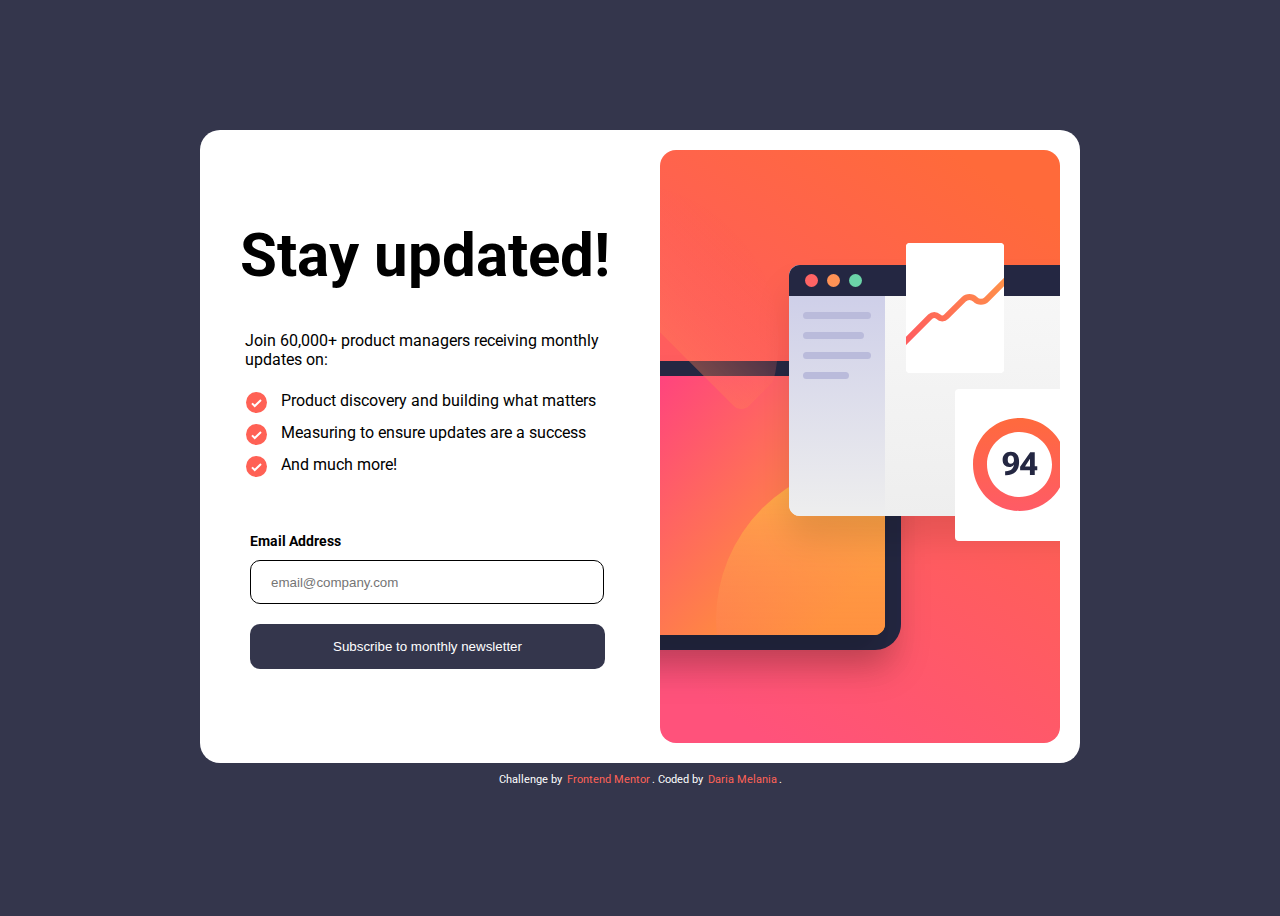
<file: index.html>
<!DOCTYPE html>
<html lang="en">
<head>
  <meta charset="UTF-8">
  <meta name="viewport" content="width=device-width, initial-scale=1.0"> <!-- displays site properly based on user's device -->
  <link rel="preconnect" href="https://fonts.googleapis.com">
<link rel="preconnect" href="https://fonts.gstatic.com" crossorigin>
<link href="https://fonts.googleapis.com/css2?family=Roboto:wght@400;700&display=swap" rel="stylesheet">
  <link rel="icon" type="image/png" sizes="32x32" href="./assets/images/favicon-32x32.png">
  <link rel="stylesheet" href="style.css">
  <title>Frontend Mentor | Newsletter sign-up form with success message</title>

</head>
<body>

  <!-- Sign-up form start -->
  <main class="main">
    <div class="info">
      <div class="left">
        <h1 class="header">Stay updated!</h1>
        <p class="pg">
          Join 60,000+ product managers receiving monthly updates on:

          <ul>
            <li><img src="./assets/images/icon-list.svg" alt="list icon" class="list-icon"> Product discovery and building what matters
            </li>
            <li><img src="./assets/images/icon-list.svg" alt="list icon" class="list-icon"> Measuring to ensure updates are a success</li>
            <li><img src="./assets/images/icon-list.svg" alt="list icon" class="list-icon"> And much more!</li>
          </ul>
        </p>
        <div class="subscribe">
          <form action="success.html" id="form">
            <label for="email">Email Address</label>
            <em></em><br>
            <input type="email" name="email" id="email" placeholder="email@company.com"><br>
            <button class="sub-btn">Subscribe to monthly newsletter</button>
          </form>

        </div>
      </div>
      <div class="right img-div">
        <img src="./assets/images/illustration-sign-up-desktop.svg" alt="desktop main image" class="desktop-img">
        <img src="./assets/images/illustration-sign-up-mobile.svg" alt="mobile main image" class="mobile-img">
      </div>
    </div>
    <!-- Sign-up form end -->


  </main>

  <footer>
    <div class="attribution">
      Challenge by <a href="https://www.frontendmentor.io?ref=challenge" target="_blank">Frontend Mentor</a>. 
      Coded by <a href="http://dariamelania.com/">Daria Melania</a>.
    </div>
  </footer>

  <script src="script.js"></script>

</body>
</html>
</file>
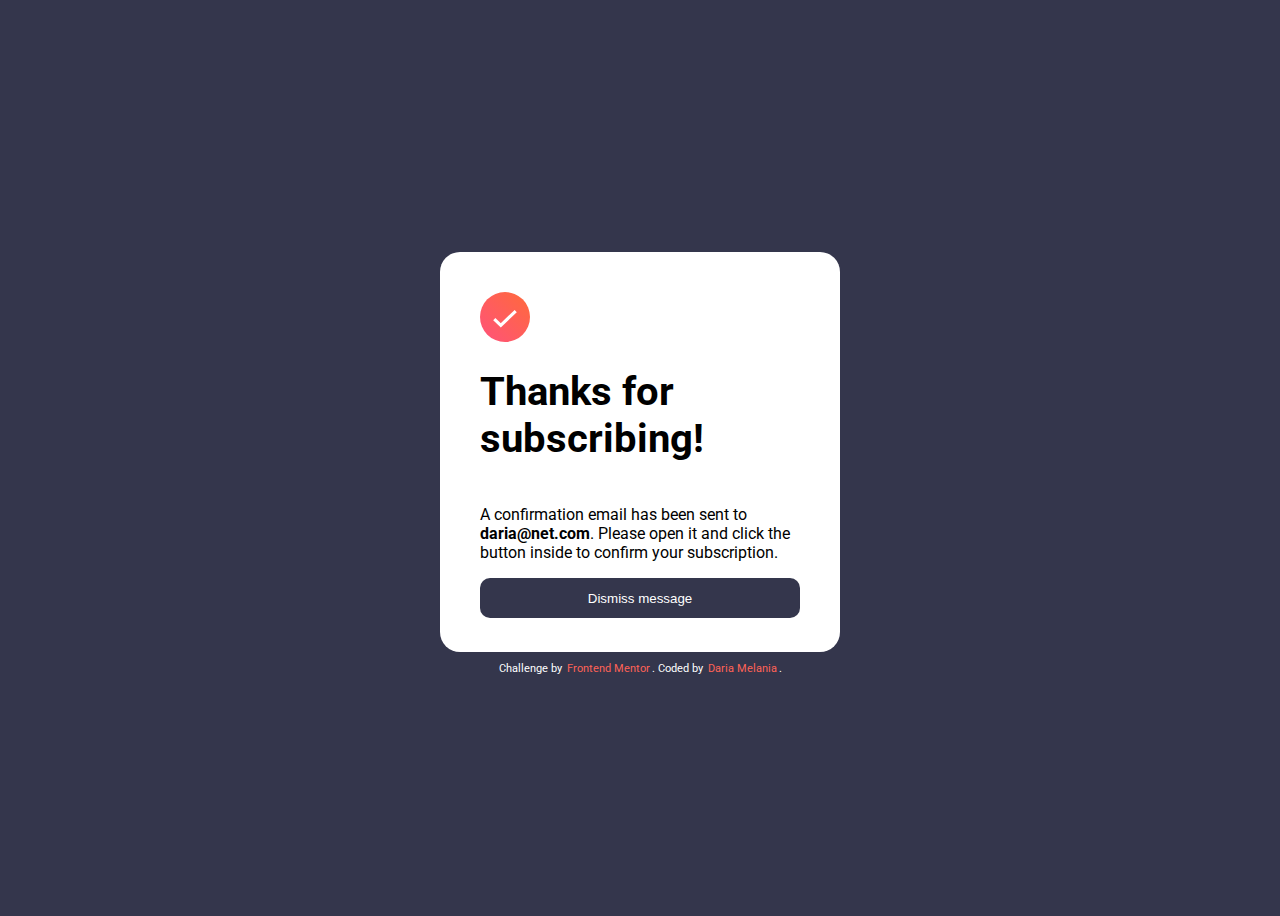
<file: success.html>
<!DOCTYPE html>
<html lang="en">
    <head>
        <meta charset="UTF-8">
        <meta name="viewport" content="width=device-width, initial-scale=1.0"> <!-- displays site properly based on user's device -->
        <link rel="preconnect" href="https://fonts.googleapis.com">
      <link rel="preconnect" href="https://fonts.gstatic.com" crossorigin>
      <link href="https://fonts.googleapis.com/css2?family=Roboto:wght@400;700&display=swap" rel="stylesheet">
        <link rel="icon" type="image/png" sizes="32x32" href="./assets/images/favicon-32x32.png">
        <link rel="stylesheet" href="style.css">
        <title>Frontend Mentor | Newsletter sign-up form with success message</title>
      
    </head>

    <body>
        <main class="main">
        <!-- Success message start -->
         <div class="success-message second-card">
        <img src="./assets/images/icon-success.svg" alt="success icon" class="success-icon">
        <h1 class="thanks-for-sub">Thanks for subscribing!
        </h1>
        <p class="success-text">A confirmation email has been sent to <span id="span-email-placeholder">daria@net.com</span>. 
          Please open it and click the button inside to confirm your subscription.
        </p>
        <button class="dismiss-btn" onclick="goToIndex()">Dismiss message</button>
      </div>
  
      <!-- Success message end -->

        </main>
       
        <footer>
          <div class="attribution">
            Challenge by <a href="https://www.frontendmentor.io?ref=challenge" target="_blank">Frontend Mentor</a>. 
            Coded by <a href="http://dariamelania.com/">Daria Melania</a>.
          </div>
        </footer>
        
       <script src="script.js"></script>
    </body>
</html>
</file>
<file: style.css>
/* @import url('https://fonts.googleapis.com/css2?family=Roboto:wght@400;700&display=swap');

:root {

    --primary-clr-Tomato: hsl(4, 100%, 67%);
    --Neutral-clr-Dark-Slate-Grey: hsl(234, 29%, 20%);
    --Neutral-clr-Charcoal-Grey: hsl(235, 18%, 26%);
    --Neutral-clr-Grey: hsl(231, 7%, 60%);
    --Neutral-clr-White: hsl(0, 0%, 100%);
} */

body {
    font-family: 'Roboto', sans-serif;
    font-weight: 400;
    font-size: 16px;
    background-color: #34364C;
    min-height: 100vh;
    display: grid;

    place-content: center;
}

/*------------- desktop view ------------- */

/*--- Sign-up form / first page ---*/
.info {
    display: flex;
    background-color: #FFFFFF;
    border-radius: 20px;
    padding: 20px 0;
    margin-bottom: 10px;
}

.left {
    padding: 30px 60px 30px 30px;
}

.header {
    font-size: 60px;
    text-align: center;
    font-weight: 700;
    
}

.pg {
   text-align: left;
   position: relative;
   left: 15px;
   width: 380px;
   

}


ul {
    list-style: none;
    position: relative;
    right: 24px;
}

.list-icon {
    margin-right: 10px;
    vertical-align: middle;
}

li {
    line-height: 2;
}

.right {
    position: relative;
    right: 20px;
}

.mobile-img {
    display: none;
}

.desktop-img {
    display: flex;
}

label {
    font-size: 14px;
    font-weight: 700;

}


#email, .sub-btn {
    border-radius: 10px;
    outline: none;
    
    
}


#email {
    margin-bottom: 20px;
    margin-top: 10px;
    padding-left: 20px;
    height: 40px;
    width: 330px;
    border: 1px solid;

    
}

span {
    font-weight: 700;
}

.sub-btn {
    height: 45px;
    width: 355px;
    color: #FFFFFF;
    background-color: #34364C;
    cursor: pointer;
    border: none;
    transition: all 0.3s ease-in-out;
}

.subscribe {
   
    position: relative;
    left: 20px;
    margin-top: 50px;
}

.sub-btn:active, .sub-btn:hover {
    background-image: linear-gradient(to right, #FF6257 70%, #FF6257);
    box-shadow: 0 8px 8px rgba(0, 0, 0, 0.2);
}

em {
    font-size: 13px;
    position: absolute;
    right: 40px;
    color: #FF6257;
    vertical-align: middle;
    font-weight: 700;

}


/*--- Success message / second page ---*/

.success-message {
    background-color: #FFFFFF;
    margin-top: 10px;
    height: 320px;
    width: 320px;
    text-align: left;
    padding: 40px;
    border-radius: 20px;
    display: grid;
    margin-bottom: 10px;
    
}

.thanks-for-sub {
    font-size: 40px;

}

.success-icon {
    height: 50px;
    width: 50px;
}

.dismiss-btn {
    border: none;
    outline: none;
    background-color: #34364C;
    color: #FFFFFF;
    width: 320px;
    height: 40px;
    border-radius: 10px;
    cursor: pointer;
}

.dismiss-btn:active, .dismiss-btn:hover {
    background-image: linear-gradient(to right, #FF6257 70%, #FF6257);
    box-shadow: 0 8px 8px rgba(0, 0, 0, 0.2);

}

.attribution { 
    font-size: 11px; 
    text-align: center; 
    color: #FFFFFF;
}
.attribution a { 
    color: #FFFFFF; 
    color: #FF6257;
    padding: 2px;
    border-radius: 10px;
    text-decoration: none;
   
}


/*------------- mobile view ------------- */
@media screen and (min-width:320px) and (max-width: 500px) {
    .sign-up-form {
        display: flex;
        flex-direction: column-reverse;
        padding: 0;
        width: 375px;
    }

    .desktop-img {
        display: none;
    }

    .mobile-img {
        display: flex;
        position: relative;
        left: 20px;
        
    }

    .header {
        font-size: 40px;
    }

    .pg {
        width: 300px;
    }

    ul {
        width: 300px;
    }

    .subscribe {
        position: relative;
        left: 0;
        margin-top: 50px;
    }

    #email {
        width: 300px;
    }

    .sub-btn {
        width: 325px;
    }

    em {
        right: -20px;
    }

    .success-message {
        display: block;
        height: 85vh;
        width: 300px;
        
    }

    .dismiss-btn {
        margin-top: 300px;
    }
   
}
</file>
